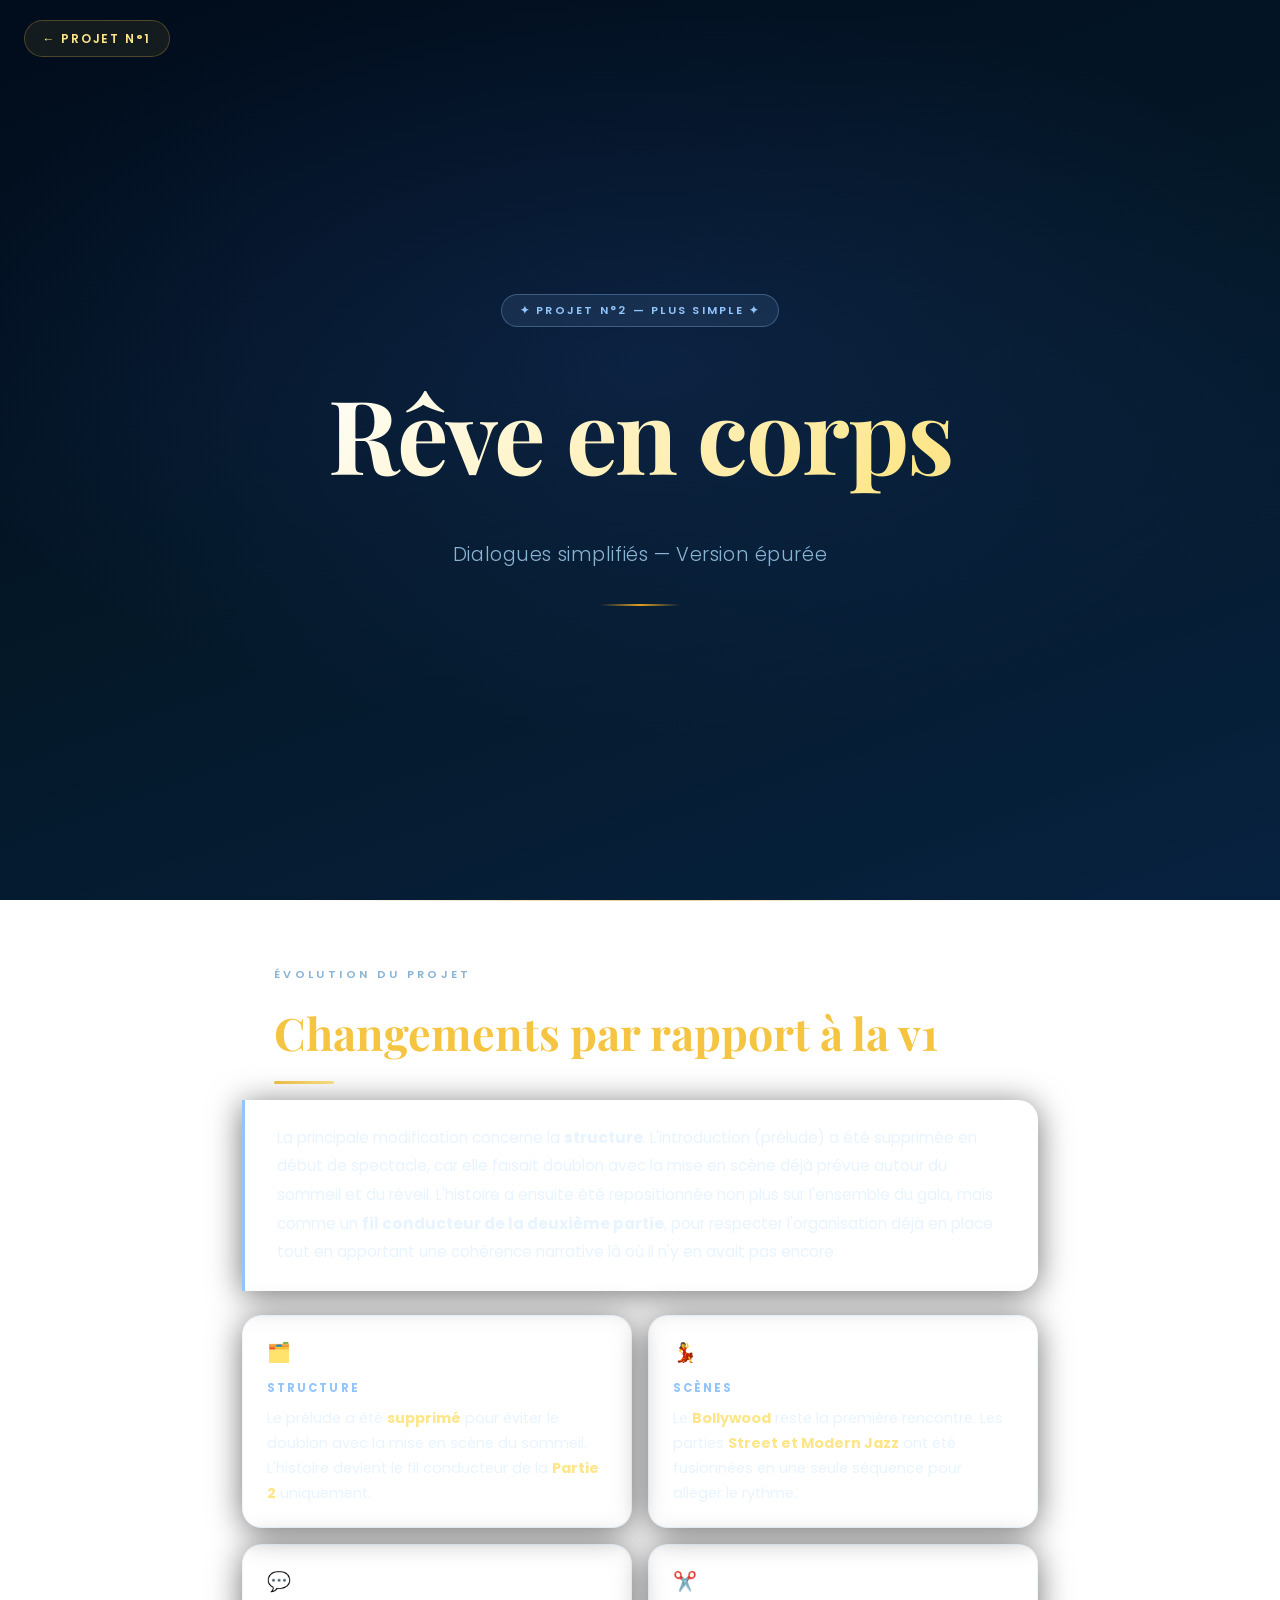
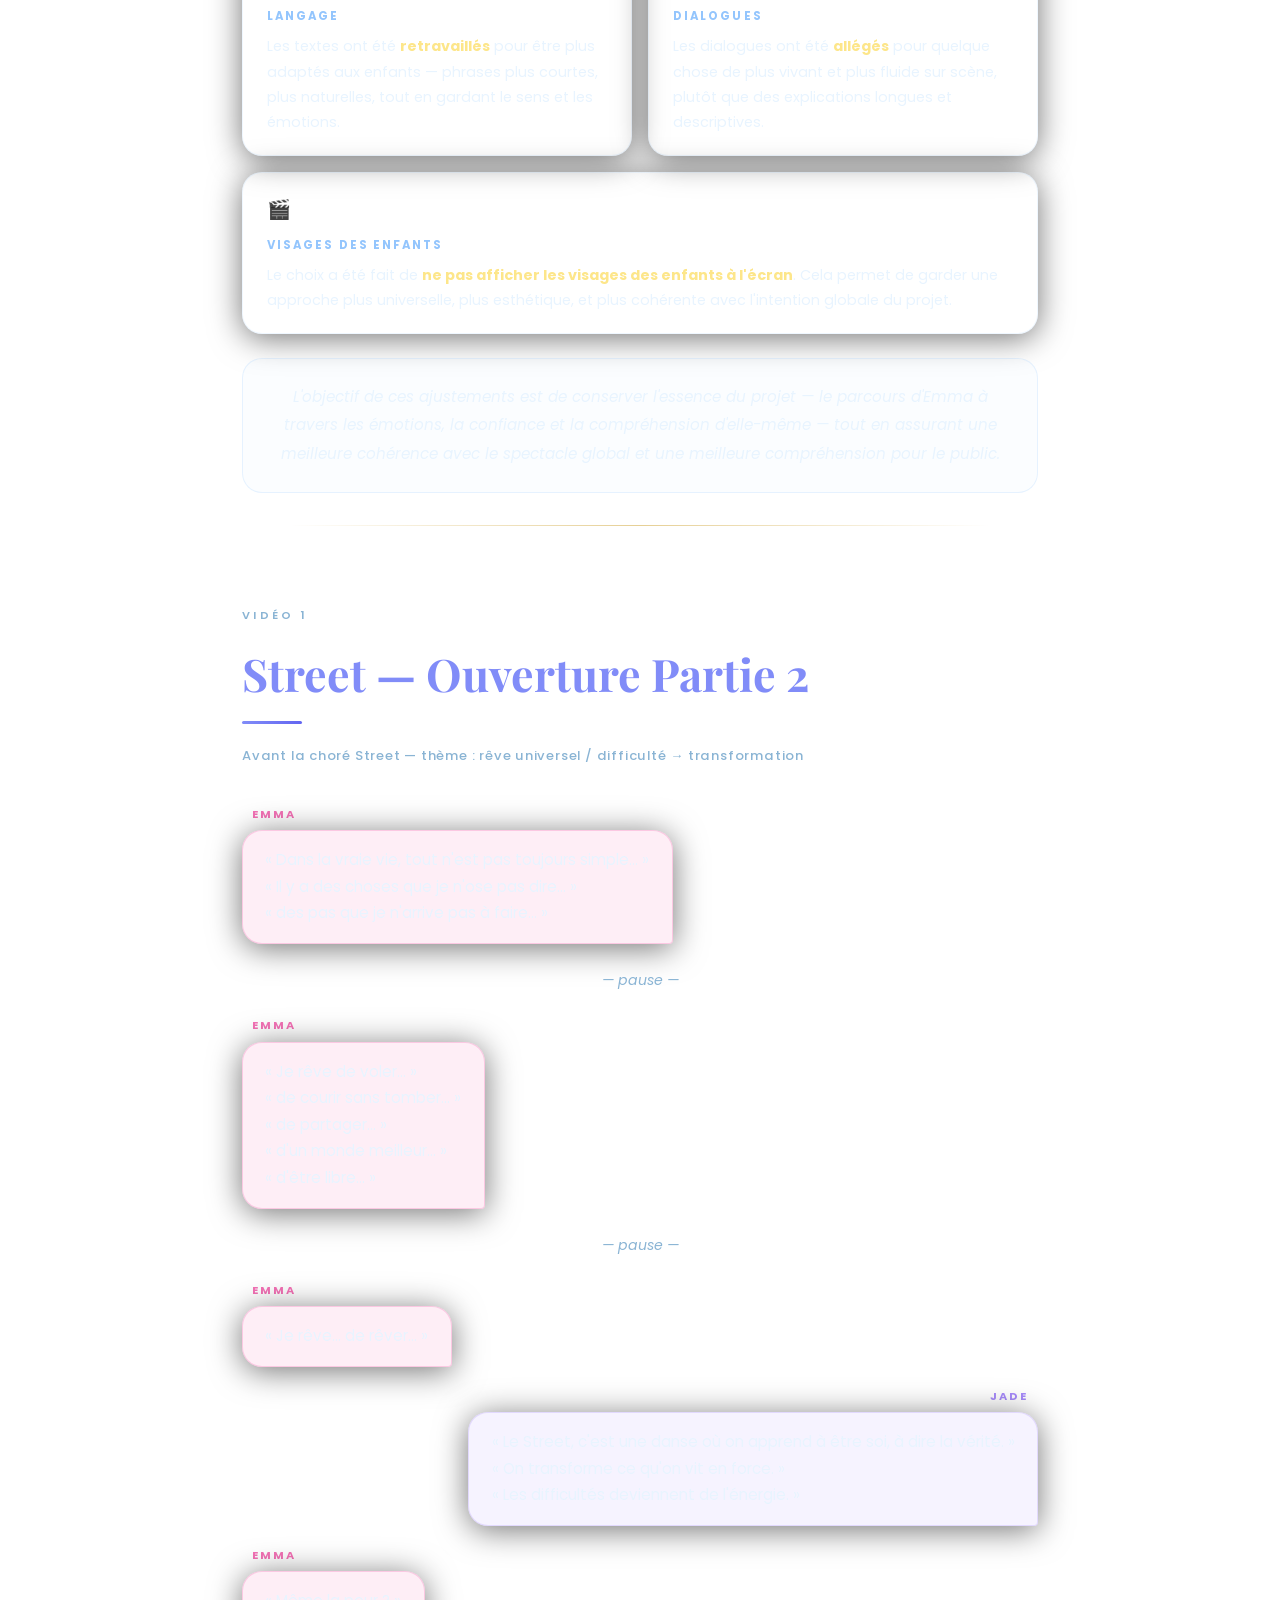
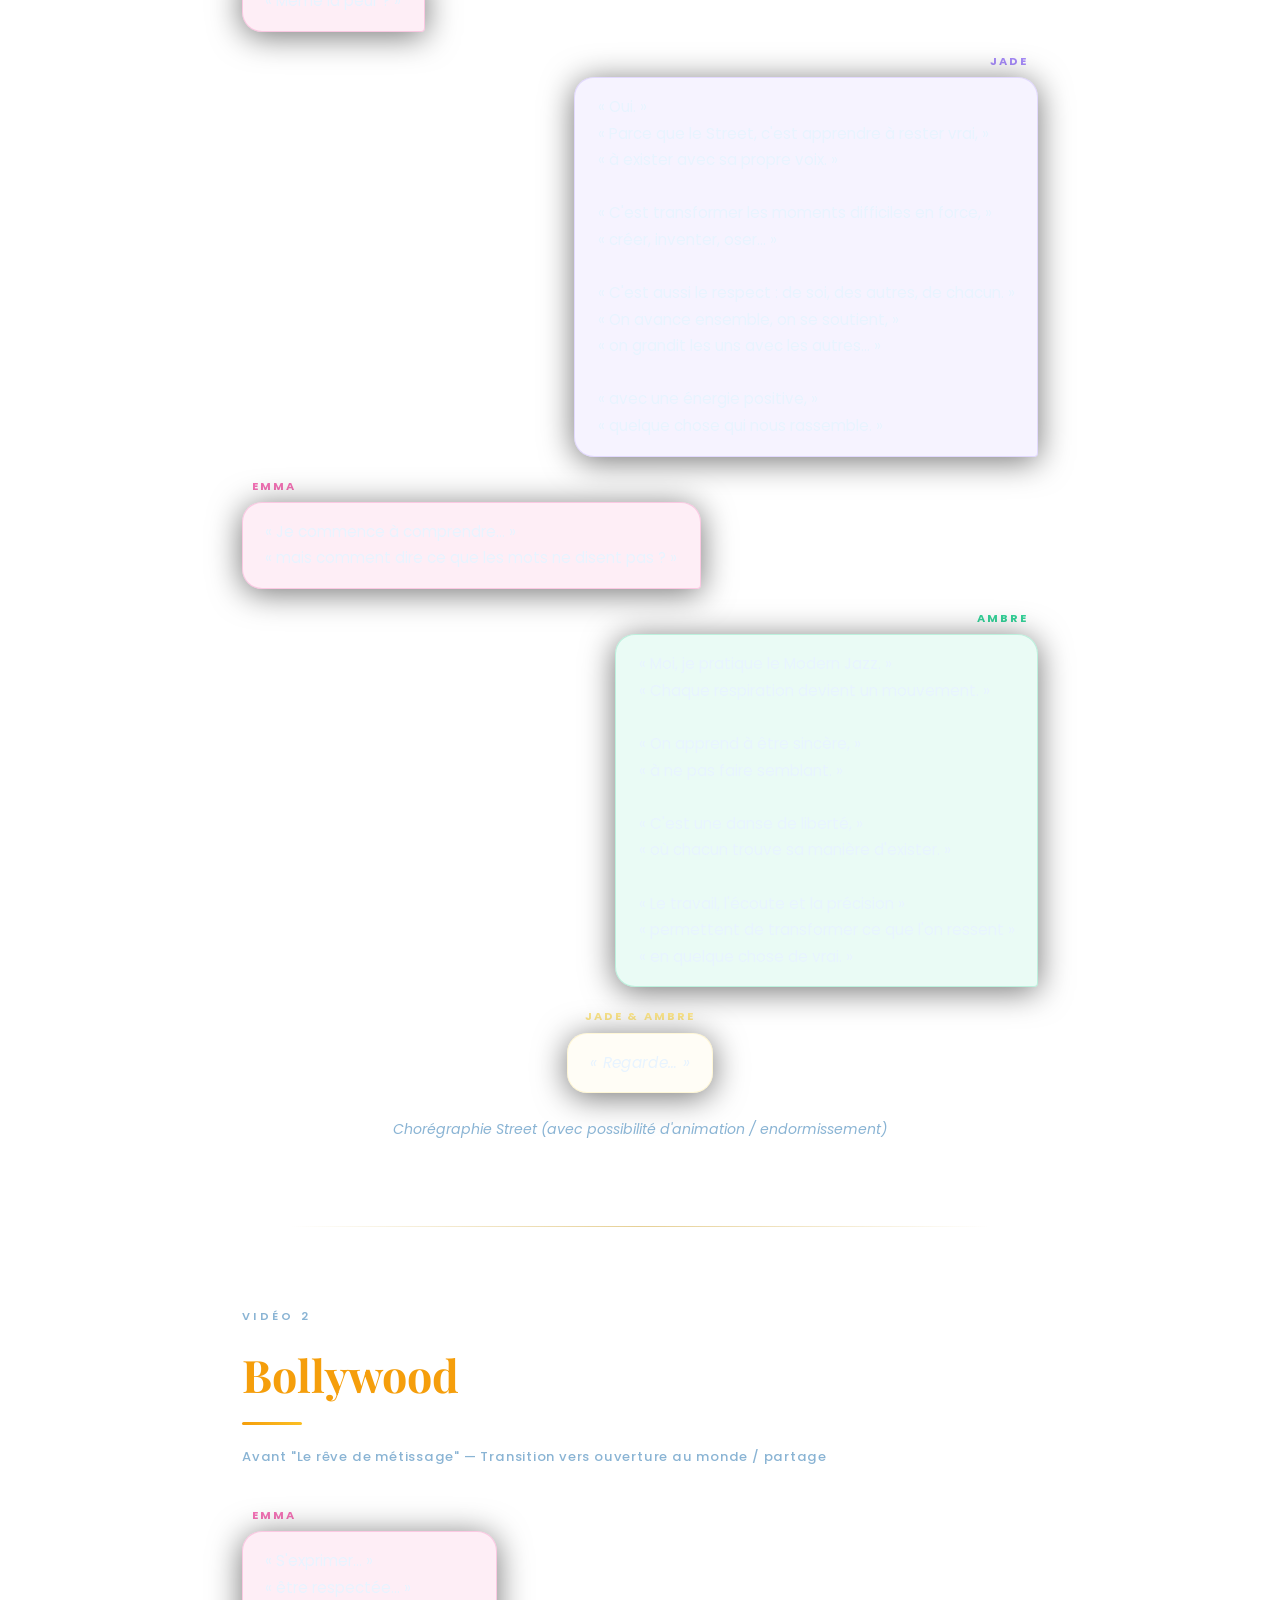
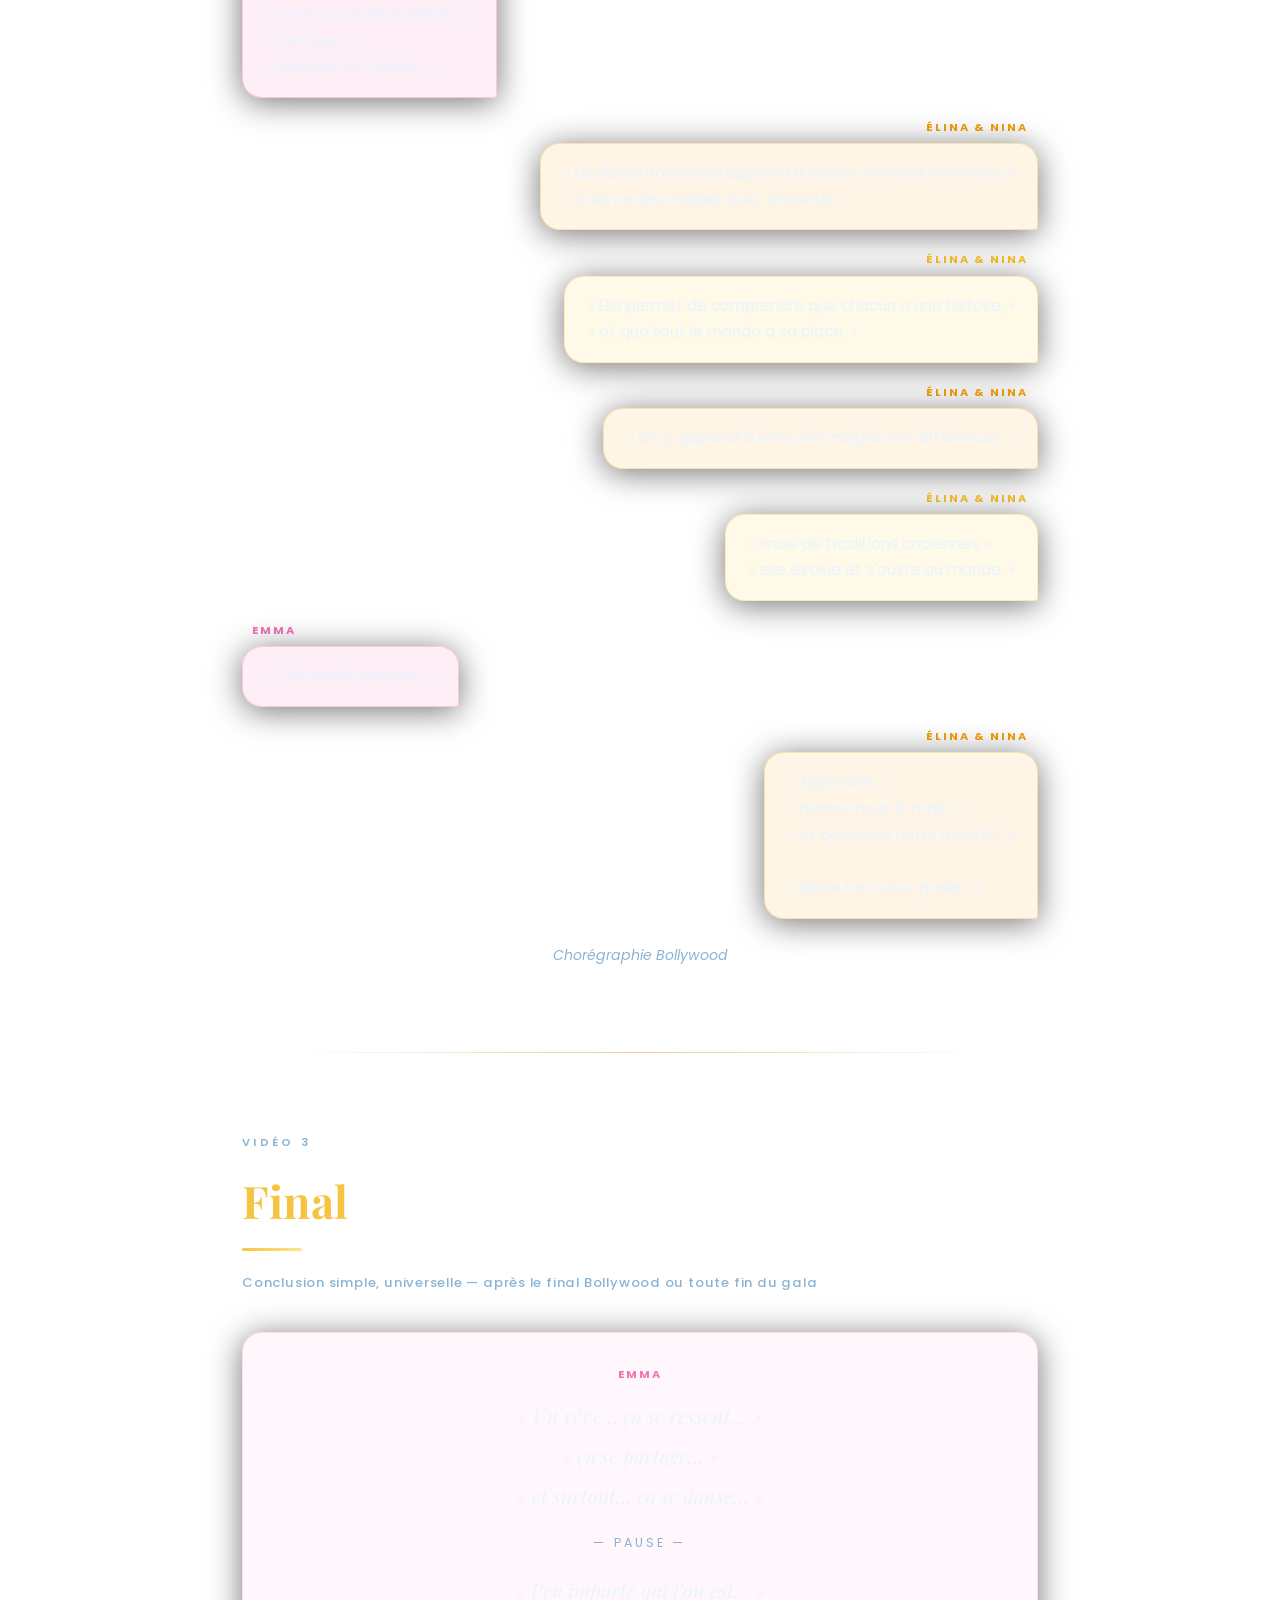
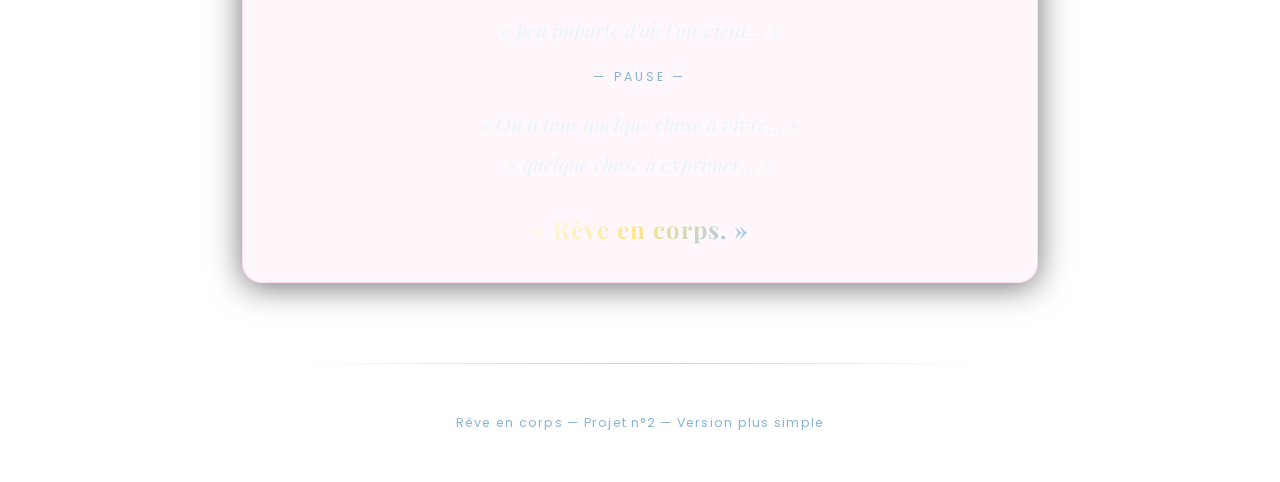
<file: dialogues2.html>
<!DOCTYPE html>
<html lang="fr">
<head>
  <meta charset="UTF-8" />
  <meta name="viewport" content="width=device-width, initial-scale=1.0" />
  <title>Rêve en corps — Projet n°2 (plus simple)</title>
  <link rel="stylesheet" href="style.css" />
  <style>
    /* Nav link back */
    .back-nav {
      position: fixed;
      top: 1.25rem;
      left: 1.5rem;
      z-index: 100;
    }
    .back-nav a {
      display: inline-flex;
      align-items: center;
      gap: 0.5rem;
      font-family: 'Poppins', sans-serif;
      font-size: 0.75rem;
      font-weight: 600;
      letter-spacing: 0.15em;
      text-transform: uppercase;
      color: var(--color-soft-gold);
      background: rgba(245, 197, 66, 0.08);
      border: 1px solid rgba(245, 197, 66, 0.25);
      padding: 0.45rem 1.1rem;
      border-radius: 100px;
      text-decoration: none;
      transition: background 0.3s ease, box-shadow 0.3s ease;
    }
    .back-nav a:hover {
      background: rgba(245, 197, 66, 0.18);
      box-shadow: 0 0 16px rgba(245, 197, 66, 0.25);
    }

    /* Stage note — direction scénique */
    .stage-note {
      font-size: 0.8rem;
      font-style: italic;
      color: var(--color-text-muted);
      text-align: center;
      padding: 0.5rem 1rem;
      border-top: 1px solid rgba(255,255,255,0.06);
      margin-top: 0.5rem;
    }

    /* Final solo Emma */
    .final-monologue {
      background: rgba(244, 114, 182, 0.06);
      border: 1px solid rgba(244, 114, 182, 0.2);
      border-radius: var(--radius-card);
      padding: 2rem 2.5rem;
      text-align: center;
      box-shadow: var(--shadow-soft);
      animation: fadeInUp 0.9s ease both;
    }

    .final-monologue .final-speaker {
      font-size: 0.7rem;
      font-weight: 700;
      letter-spacing: 0.2em;
      text-transform: uppercase;
      color: var(--color-emma);
      margin-bottom: 0.75rem;
    }

    .final-monologue p {
      font-family: 'Playfair Display', serif;
      font-size: clamp(1rem, 2.5vw, 1.25rem);
      font-style: italic;
      line-height: 2;
      color: var(--color-text);
    }

    .final-monologue .final-tagline {
      display: inline-block;
      margin-top: 1.5rem;
      font-family: 'Playfair Display', serif;
      font-size: clamp(1.1rem, 3vw, 1.5rem);
      font-weight: 700;
      font-style: normal;
      background: linear-gradient(135deg, #ffffff, #fde68a, #93c5fd);
      -webkit-background-clip: text;
      -webkit-text-fill-color: transparent;
      background-clip: text;
      letter-spacing: 0.04em;
    }

    .final-pause {
      display: block;
      font-size: 0.78rem;
      letter-spacing: 0.25em;
      text-transform: uppercase;
      color: var(--color-text-muted);
      margin: 1rem 0;
    }

    /* Version badge */
    .version-badge {
      display: inline-block;
      font-family: 'Poppins', sans-serif;
      font-size: 0.7rem;
      font-weight: 600;
      letter-spacing: 0.2em;
      text-transform: uppercase;
      color: #93c5fd;
      background: rgba(147, 197, 253, 0.1);
      border: 1px solid rgba(147, 197, 253, 0.3);
      padding: 0.35rem 1.1rem;
      border-radius: 100px;
      margin-bottom: 1rem;
    }

    /* Changements v2 */
    .changes-block {
      max-width: var(--max-width);
      margin: 0 auto;
      padding: 4rem 2rem 2rem;
    }

    .changes-intro {
      background: rgba(255,255,255,0.03);
      border-left: 3px solid #93c5fd;
      border-radius: 0 var(--radius-card) var(--radius-card) 0;
      padding: 1.5rem 2rem;
      margin-bottom: 1.5rem;
      font-size: 0.97rem;
      color: var(--color-text);
      line-height: 1.85;
      box-shadow: var(--shadow-soft);
    }

    .changes-grid {
      display: grid;
      grid-template-columns: 1fr 1fr;
      gap: 1rem;
      margin-bottom: 1.5rem;
    }

    @media (max-width: 640px) {
      .changes-grid { grid-template-columns: 1fr; }
    }

    .change-card {
      background: rgba(255,255,255,0.03);
      border: 1px solid rgba(147,197,253,0.15);
      border-radius: var(--radius-card);
      padding: 1.25rem 1.5rem;
      box-shadow: var(--shadow-soft);
      transition: transform 0.3s ease, box-shadow 0.3s ease;
    }

    .change-card:hover {
      transform: translateY(-3px);
      box-shadow: 0 0 20px rgba(147,197,253,0.15), var(--shadow-soft);
    }

    .change-card-icon {
      font-size: 1.2rem;
      margin-bottom: 0.5rem;
    }

    .change-card-title {
      font-family: 'Poppins', sans-serif;
      font-size: 0.72rem;
      font-weight: 700;
      letter-spacing: 0.18em;
      text-transform: uppercase;
      color: #93c5fd;
      margin-bottom: 0.5rem;
    }

    .change-card-text {
      font-size: 0.9rem;
      color: var(--color-text);
      line-height: 1.75;
    }

    .change-card-text strong {
      color: var(--color-soft-gold);
    }

    .changes-conclusion {
      background: rgba(147,197,253,0.04);
      border: 1px solid rgba(147,197,253,0.2);
      border-radius: var(--radius-card);
      padding: 1.5rem 2rem;
      font-size: 0.95rem;
      color: var(--color-text);
      line-height: 1.85;
      text-align: center;
      font-style: italic;
    }
  </style>
</head>
<body>

  <!-- Navigation retour -->
  <nav class="back-nav">
    <a href="index.html">← Projet n°1</a>
  </nav>

  <!-- ==============================
       HEADER
       ============================== -->
  <header class="site-header">
    <div class="header-inner">
      <span class="version-badge">✦ Projet n°2 — Plus simple ✦</span>
      <h1 class="site-title">Rêve en corps</h1>
      <p class="site-subtitle">Dialogues simplifiés — Version épurée</p>
      <hr class="header-divider" />
    </div>
  </header>

  <span class="section-separator"></span>

  <!-- ==============================
       CHANGEMENTS PAR RAPPORT À LA V1
       ============================== -->
  <div class="changes-block">
    <section class="section concept-section" style="padding-top:0;padding-bottom:0;">
      <span class="section-label">Évolution du projet</span>
      <h2 class="section-title">Changements par rapport à la v1</h2>
      <span class="section-underline"></span>
    </section>

    <div class="changes-intro fade-in">
      La principale modification concerne la <strong>structure</strong>. L'introduction (prélude) a été supprimée en début de spectacle, car elle faisait doublon avec la mise en scène déjà prévue autour du sommeil et du réveil. L'histoire a ensuite été repositionnée non plus sur l'ensemble du gala, mais comme un <strong>fil conducteur de la deuxième partie</strong>, pour respecter l'organisation déjà en place tout en apportant une cohérence narrative là où il n'y en avait pas encore.
    </div>

    <div class="changes-grid">

      <div class="change-card fade-in">
        <div class="change-card-icon">🗂️</div>
        <p class="change-card-title">Structure</p>
        <p class="change-card-text">Le prélude a été <strong>supprimé</strong> pour éviter le doublon avec la mise en scène du sommeil. L'histoire devient le fil conducteur de la <strong>Partie 2</strong> uniquement.</p>
      </div>

      <div class="change-card fade-in">
        <div class="change-card-icon">💃</div>
        <p class="change-card-title">Scènes</p>
        <p class="change-card-text">Le <strong>Bollywood</strong> reste la première rencontre. Les parties <strong>Street et Modern Jazz</strong> ont été fusionnées en une seule séquence pour alléger le rythme.</p>
      </div>

      <div class="change-card fade-in">
        <div class="change-card-icon">💬</div>
        <p class="change-card-title">Langage</p>
        <p class="change-card-text">Les textes ont été <strong>retravaillés</strong> pour être plus adaptés aux enfants — phrases plus courtes, plus naturelles, tout en gardant le sens et les émotions.</p>
      </div>

      <div class="change-card fade-in">
        <div class="change-card-icon">✂️</div>
        <p class="change-card-title">Dialogues</p>
        <p class="change-card-text">Les dialogues ont été <strong>allégés</strong> pour quelque chose de plus vivant et plus fluide sur scène, plutôt que des explications longues et descriptives.</p>
      </div>

      <div class="change-card fade-in" style="grid-column: 1 / -1;">
        <div class="change-card-icon">🎬</div>
        <p class="change-card-title">Visages des enfants</p>
        <p class="change-card-text">Le choix a été fait de <strong>ne pas afficher les visages des enfants à l'écran</strong>. Cela permet de garder une approche plus universelle, plus esthétique, et plus cohérente avec l'intention globale du projet.</p>
      </div>

    </div>

    <div class="changes-conclusion fade-in">
      L'objectif de ces ajustements est de conserver l'essence du projet — le parcours d'Emma à travers les émotions, la confiance et la compréhension d'elle-même — tout en assurant une meilleure cohérence avec le spectacle global et une meilleure compréhension pour le public.
    </div>
  </div>

  <span class="section-separator"></span>

  <!-- ==============================
       VIDÉO 1 — STREET (OUVERTURE PARTIE 2)
       ============================== -->
  <section class="section street-section">
    <span class="section-label">Vidéo 1</span>
    <h2 class="section-title">Street — Ouverture Partie 2</h2>
    <span class="section-underline"></span>
    <p class="scene-participants">Avant la choré Street — thème : rêve universel / difficulté → transformation</p>

    <div class="dialogues">

      <div class="dialogue emma left">
        <span class="dialogue-speaker">Emma</span>
        <div class="dialogue-bubble">
          « Dans la vraie vie, tout n'est pas toujours simple… »<br />
          « Il y a des choses que je n'ose pas dire… »<br />
          « des pas que je n'arrive pas à faire… »
        </div>
      </div>

      <div class="dialogue stage">
        <div class="dialogue-bubble stage-direction">— pause —</div>
      </div>

      <div class="dialogue emma left">
        <span class="dialogue-speaker">Emma</span>
        <div class="dialogue-bubble">
          « Je rêve de voler… »<br />
          « de courir sans tomber… »<br />
          « de partager… »<br />
          « d'un monde meilleur… »<br />
          « d'être libre… »
        </div>
      </div>

      <div class="dialogue stage">
        <div class="dialogue-bubble stage-direction">— pause —</div>
      </div>

      <div class="dialogue emma left">
        <span class="dialogue-speaker">Emma</span>
        <div class="dialogue-bubble">
          « Je rêve… de rêver… »
        </div>
      </div>

      <div class="dialogue jade right">
        <span class="dialogue-speaker">Jade</span>
        <div class="dialogue-bubble">
          « Le Street, c'est une danse où on apprend à être soi, à dire la vérité. »<br />
          « On transforme ce qu'on vit en force. »<br />
          « Les difficultés deviennent de l'énergie. »
        </div>
      </div>

      <div class="dialogue emma left">
        <span class="dialogue-speaker">Emma</span>
        <div class="dialogue-bubble">
          « Même la peur ? »
        </div>
      </div>

      <div class="dialogue jade right">
        <span class="dialogue-speaker">Jade</span>
        <div class="dialogue-bubble">
          « Oui. »<br />
          « Parce que le Street, c'est apprendre à rester vrai, »<br />
          « à exister avec sa propre voix. »<br /><br />
          « C'est transformer les moments difficiles en force, »<br />
          « créer, inventer, oser… »<br /><br />
          « C'est aussi le respect : de soi, des autres, de chacun. »<br />
          « On avance ensemble, on se soutient, »<br />
          « on grandit les uns avec les autres… »<br /><br />
          « avec une énergie positive, »<br />
          « quelque chose qui nous rassemble. »
        </div>
      </div>

      <div class="dialogue emma left">
        <span class="dialogue-speaker">Emma</span>
        <div class="dialogue-bubble">
          « Je commence à comprendre… »<br />
          « mais comment dire ce que les mots ne disent pas ? »
        </div>
      </div>

      <div class="dialogue ambre right">
        <span class="dialogue-speaker">Ambre</span>
        <div class="dialogue-bubble">
          « Moi, je pratique le Modern Jazz. »<br />
          « Chaque respiration devient un mouvement. »<br /><br />
          « On apprend à être sincère, »<br />
          « à ne pas faire semblant. »<br /><br />
          « C'est une danse de liberté, »<br />
          « où chacun trouve sa manière d'exister. »<br /><br />
          « Le travail, l'écoute et la précision »<br />
          « permettent de transformer ce que l'on ressent »<br />
          « en quelque chose de vrai. »
        </div>
      </div>

      <div class="dialogue tous">
        <span class="dialogue-speaker">Jade &amp; Ambre</span>
        <div class="dialogue-bubble">
          « Regarde… »
        </div>
      </div>

      <div class="dialogue stage">
        <div class="dialogue-bubble stage-direction">
          Chorégraphie Street (avec possibilité d'animation / endormissement)
        </div>
      </div>

    </div>
  </section>

  <span class="section-separator"></span>

  <!-- ==============================
       VIDÉO 2 — BOLLYWOOD (AVANT "LE RÊVE DE MÉTISSAGE")
       ============================== -->
  <section class="section bollywood-section">
    <span class="section-label">Vidéo 2</span>
    <h2 class="section-title">Bollywood</h2>
    <span class="section-underline"></span>
    <p class="scene-participants">Avant "Le rêve de métissage" — Transition vers ouverture au monde / partage</p>

    <div class="dialogues">

      <div class="dialogue emma left">
        <span class="dialogue-speaker">Emma</span>
        <div class="dialogue-bubble">
          « S'exprimer… »<br />
          « être respectée… »<br />
          « vivre un bonheur simple… »<br />
          « partager… »<br />
          « parcourir le monde… »
        </div>
      </div>

      <div class="dialogue elina right">
        <span class="dialogue-speaker">Élina &amp; Nina</span>
        <div class="dialogue-bubble">
          « La danse Bollywood apprend à laisser vivre ses émotions, »<br />
          « à les rendre visibles avec sincérité. »
        </div>
      </div>

      <div class="dialogue nina right">
        <span class="dialogue-speaker">Élina &amp; Nina</span>
        <div class="dialogue-bubble">
          « Elle permet de comprendre que chacun a une histoire, »<br />
          « et que tout le monde a sa place. »
        </div>
      </div>

      <div class="dialogue elina right">
        <span class="dialogue-speaker">Élina &amp; Nina</span>
        <div class="dialogue-bubble">
          « On y apprend à être unis malgré nos différences. »
        </div>
      </div>

      <div class="dialogue nina right">
        <span class="dialogue-speaker">Élina &amp; Nina</span>
        <div class="dialogue-bubble">
          « Issue de traditions anciennes, »<br />
          « elle évolue et s'ouvre au monde. »
        </div>
      </div>

      <div class="dialogue emma left">
        <span class="dialogue-speaker">Emma</span>
        <div class="dialogue-bubble">
          « J'aimerais essayer… »
        </div>
      </div>

      <div class="dialogue elina right">
        <span class="dialogue-speaker">Élina &amp; Nina</span>
        <div class="dialogue-bubble">
          « Approche… »<br />
          « donne-nous la main… »<br />
          « et découvre notre monde… »<br /><br />
          « laisse ton cœur parler… »
        </div>
      </div>

      <div class="dialogue stage">
        <div class="dialogue-bubble stage-direction">
          Chorégraphie Bollywood
        </div>
      </div>

    </div>
  </section>

  <span class="section-separator"></span>

  <!-- ==============================
       VIDÉO 3 — FINAL
       ============================== -->
  <section class="section concept-section">
    <span class="section-label">Vidéo 3</span>
    <h2 class="section-title">Final</h2>
    <span class="section-underline"></span>
    <p class="scene-participants">Conclusion simple, universelle — après le final Bollywood ou toute fin du gala</p>

    <div class="final-monologue fade-in">
      <div class="final-speaker">Emma</div>
      <p>
        « Un rêve… ça se ressent… »<br />
        « ça se partage… »<br />
        « et surtout… ça se danse… »
      </p>
      <span class="final-pause">— pause —</span>
      <p>
        « Peu importe qui l'on est… »<br />
        « peu importe d'où l'on vient… »
      </p>
      <span class="final-pause">— pause —</span>
      <p>
        « On a tous quelque chose à vivre… »<br />
        « quelque chose à exprimer… »
      </p>
      <span class="final-tagline">« Rêve en corps. »</span>
    </div>
  </section>

  <span class="section-separator"></span>

  <footer style="text-align:center; padding: 3rem 2rem; color: var(--color-text-muted); font-size: 0.78rem; letter-spacing: 0.1em;">
    Rêve en corps &mdash; Projet n°2 &mdash; Version plus simple
  </footer>

</body>
</html>
</file>
<file: style.css>
/* ===========================
   Rêve en corps — Feuille de style
   =========================== */

/* --- Google Fonts --- */
@import url('https://fonts.googleapis.com/css2?family=Playfair+Display:ital,wght@0,400;0,700;1,400&family=Poppins:wght@300;400;500;600&display=swap');

/* --- Reset & base --- */
*, *::before, *::after {
  box-sizing: border-box;
  margin: 0;
  padding: 0;
}

:root {
  --color-bg-start:    #010c1c;
  --color-bg-mid:      #041828;
  --color-bg-end:      #072240;
  --color-accent:      #f5c542;      /* or/bokeh */
  --color-glow:        #e0a020;      /* or profond */
  --color-soft-gold:   #fde68a;      /* or doux */
  --color-soft-rose:   #f9a8d4;
  --color-night-blue:  #1e4a7a;
  --color-text:        #e8f4ff;
  --color-text-muted:  #8ab4d4;
  --color-emma:        #f472b6;      /* rose vif — Emma */
  --color-bollywood:   #f59e0b;      /* orange/doré */
  --color-street:      #818cf8;      /* indigo/bleu nuit */
  --color-jazz:        #34d399;      /* vert émeraude doux */
  --radius-card:       1.25rem;
  --shadow-glow:       0 0 24px rgba(200, 150, 20, 0.4);
  --shadow-soft:       0 4px 32px rgba(0, 0, 0, 0.55);
  --transition:        0.5s ease;
  --max-width:         860px;
}

html {
  scroll-behavior: smooth;
}

body {
  font-family: 'Poppins', sans-serif;
  background: linear-gradient(160deg, var(--color-bg-start) 0%, var(--color-bg-mid) 50%, var(--color-bg-end) 100%);
  background-attachment: fixed;
  color: var(--color-text);
  line-height: 1.75;
  min-height: 100vh;
  overflow-x: hidden;
}

/* --- Scrollbar --- */
::-webkit-scrollbar { width: 6px; }
::-webkit-scrollbar-track { background: var(--color-bg-start); }
::-webkit-scrollbar-thumb { background: var(--color-glow); border-radius: 3px; }

/* ===========================
   Animations
   =========================== */

@keyframes fadeInUp {
  from { opacity: 0; transform: translateY(40px); }
  to   { opacity: 1; transform: translateY(0); }
}

@keyframes glowPulse {
  0%, 100% { text-shadow: 0 0 18px rgba(245, 197, 66, 0.6); }
  50%       { text-shadow: 0 0 36px rgba(253, 230, 138, 0.9), 0 0 60px rgba(200, 150, 20, 0.5); }
}

@keyframes floatIn {
  from { opacity: 0; transform: translateX(-30px); }
  to   { opacity: 1; transform: translateX(0); }
}

@keyframes floatInRight {
  from { opacity: 0; transform: translateX(30px); }
  to   { opacity: 1; transform: translateX(0); }
}

@keyframes shimmer {
  0%   { background-position: -200% center; }
  100% { background-position:  200% center; }
}

/* Fade-in utility (triggered by .visible class via CSS animation-play-state) */
.fade-in {
  opacity: 0;
  animation: fadeInUp 0.9s ease forwards;
}

.fade-in:nth-child(1) { animation-delay: 0.1s; }
.fade-in:nth-child(2) { animation-delay: 0.25s; }
.fade-in:nth-child(3) { animation-delay: 0.4s; }
.fade-in:nth-child(4) { animation-delay: 0.55s; }
.fade-in:nth-child(5) { animation-delay: 0.7s; }

/* ===========================
   HEADER
   =========================== */

.site-header {
  position: relative;
  display: flex;
  flex-direction: column;
  align-items: center;
  justify-content: center;
  text-align: center;
  min-height: 100vh;
  padding: 4rem 2rem;
  overflow: hidden;
}

.site-header::before {
  content: '';
  position: absolute;
  inset: 0;
  background: radial-gradient(ellipse 80% 60% at 50% 40%, rgba(59,100,220,0.15) 0%, transparent 70%);
  pointer-events: none;
}

.header-inner {
  position: relative;
  z-index: 1;
  animation: fadeInUp 1.2s ease both;
}

.header-tag {
  display: inline-block;
  font-family: 'Poppins', sans-serif;
  font-size: 0.75rem;
  font-weight: 600;
  letter-spacing: 0.25em;
  text-transform: uppercase;
  color: var(--color-soft-gold);
  background: rgba(245, 197, 66, 0.1);
  border: 1px solid rgba(245, 197, 66, 0.3);
  padding: 0.35rem 1.1rem;
  border-radius: 100px;
  margin-bottom: 1.5rem;
}

.site-title {
  font-family: 'Playfair Display', serif;
  font-size: clamp(3rem, 8vw, 6.5rem);
  font-weight: 700;
  letter-spacing: -0.02em;
  background: linear-gradient(135deg, #ffffff, #fde68a, #93c5fd);
  background-size: 200% auto;
  -webkit-background-clip: text;
  -webkit-text-fill-color: transparent;
  background-clip: text;
  animation: shimmer 4s linear infinite, glowPulse 3s ease-in-out infinite;
  margin-bottom: 1rem;
}

.site-subtitle {
  font-size: clamp(0.95rem, 2.5vw, 1.2rem);
  font-weight: 300;
  color: var(--color-text-muted);
  max-width: 520px;
  margin: 0 auto 2rem;
  letter-spacing: 0.03em;
}

.header-divider {
  width: 80px;
  height: 2px;
  background: linear-gradient(90deg, transparent, var(--color-glow), transparent);
  border: none;
  margin: 0 auto;
}

/* ===========================
   SECTIONS COMMUNES
   =========================== */

.section {
  max-width: var(--max-width);
  margin: 0 auto;
  padding: 5rem 2rem;
}

.section-label {
  font-size: 0.7rem;
  font-weight: 600;
  letter-spacing: 0.3em;
  text-transform: uppercase;
  color: var(--color-text-muted);
  margin-bottom: 0.6rem;
  display: block;
}

.section-title {
  font-family: 'Playfair Display', serif;
  font-size: clamp(1.8rem, 4vw, 2.8rem);
  font-weight: 700;
  margin-bottom: 0.5rem;
  animation: glowPulse 4s ease-in-out infinite;
}

.section-underline {
  display: block;
  width: 60px;
  height: 3px;
  border-radius: 2px;
  margin-bottom: 1rem;
}

.scene-participants {
  font-size: 0.82rem;
  font-weight: 500;
  letter-spacing: 0.06em;
  color: var(--color-text-muted);
  margin-bottom: 2rem;
  padding: 0.3rem 0;
}

.scene-number {
  font-family: 'Poppins', sans-serif;
  font-size: 0.65em;
  font-weight: 500;
  letter-spacing: 0.15em;
  color: var(--color-text-muted);
  vertical-align: middle;
  margin-left: 0.6em;
  opacity: 0.75;
}

/* ===========================
   NOTE RÊVES PERSONNELS / UNIVERSELS
   =========================== */

.reves-note {
  margin-top: 2rem;
  background: rgba(255, 255, 255, 0.03);
  border: 1px solid rgba(147, 197, 253, 0.2);
  border-radius: var(--radius-card);
  padding: 1.75rem 2rem;
  box-shadow: var(--shadow-soft);
}

.reves-note-header {
  display: flex;
  flex-wrap: wrap;
  align-items: center;
  gap: 0.6rem;
  margin-bottom: 1.5rem;
  padding-bottom: 1rem;
  border-bottom: 1px solid rgba(255, 255, 255, 0.07);
}

.reves-note-icon {
  font-size: 1.1rem;
}

.reves-note-title {
  font-family: 'Playfair Display', serif;
  font-size: 1rem;
  font-weight: 700;
  color: var(--color-text);
  flex: 1;
}

.reves-note-date {
  font-size: 0.7rem;
  font-weight: 500;
  letter-spacing: 0.1em;
  color: var(--color-text-muted);
  background: rgba(255,255,255,0.05);
  padding: 0.25rem 0.75rem;
  border-radius: 100px;
  border: 1px solid rgba(255,255,255,0.1);
  white-space: nowrap;
}

.reves-note-body {
  display: grid;
  grid-template-columns: 1fr 1fr;
  gap: 1.5rem;
}

@media (max-width: 640px) {
  .reves-note-body {
    grid-template-columns: 1fr;
  }
}

.reves-note-col {
  display: flex;
  flex-direction: column;
  gap: 0.75rem;
}

.reves-tag {
  display: inline-block;
  font-size: 0.7rem;
  font-weight: 700;
  letter-spacing: 0.15em;
  text-transform: uppercase;
  padding: 0.3rem 0.85rem;
  border-radius: 100px;
  width: fit-content;
}

.reves-tag--p1 {
  background: rgba(245, 158, 11, 0.12);
  color: var(--color-bollywood);
  border: 1px solid rgba(245, 158, 11, 0.3);
}

.reves-tag--p2 {
  background: rgba(147, 197, 253, 0.1);
  color: #93c5fd;
  border: 1px solid rgba(147, 197, 253, 0.3);
}

.reves-note-col p {
  font-size: 0.88rem;
  color: var(--color-text-muted);
  line-height: 1.75;
}

.reves-note-list {
  list-style: none;
  display: flex;
  flex-direction: column;
  gap: 0.3rem;
}

.reves-note-list li {
  font-size: 0.82rem;
  color: var(--color-text-muted);
  padding-left: 1rem;
  position: relative;
}

.reves-note-list li::before {
  content: '–';
  position: absolute;
  left: 0;
  opacity: 0.5;
}

/* ===========================
   SÉPARATEUR DE SECTION
   =========================== */

.section-separator {
  display: block;
  width: 100%;
  height: 1px;
  background: linear-gradient(90deg, transparent, rgba(200,150,20,0.45), transparent);
  margin: 0 auto;
  max-width: 700px;
}

/* ===========================
   SECTION CONCEPT
   =========================== */

.concept-section .section-title { color: var(--color-accent); }
.concept-section .section-underline { background: linear-gradient(90deg, var(--color-accent), var(--color-soft-gold)); }

.concept-intro {
  font-size: 1rem;
  color: var(--color-text-muted);
  font-style: italic;
  border-left: 3px solid var(--color-accent);
  padding: 0.8rem 1.4rem;
  margin-bottom: 2.5rem;
  background: rgba(200, 150, 20, 0.06);
  border-radius: 0 var(--radius-card) var(--radius-card) 0;
  line-height: 1.8;
}

/* ===========================
   STORY CONCEPTION
   =========================== */

.concept-story {
  display: flex;
  flex-direction: column;
  gap: 1.1rem;
  margin-bottom: 2rem;
  background: rgba(255, 255, 255, 0.03);
  border-left: 3px solid var(--color-accent);
  border-radius: 0 var(--radius-card) var(--radius-card) 0;
  padding: 1.75rem 2rem;
  box-shadow: var(--shadow-soft);
}

.concept-story p {
  font-size: 0.97rem;
  color: var(--color-text);
  line-height: 1.85;
}

.concept-final-message {
  background: rgba(200, 150, 20, 0.06);
  border: 1px solid rgba(200, 150, 20, 0.3);
  border-radius: var(--radius-card);
  padding: 1.5rem 2rem;
  text-align: center;
  box-shadow: var(--shadow-soft);
}

.concept-final-label {
  display: block;
  font-size: 0.7rem;
  font-weight: 600;
  letter-spacing: 0.25em;
  text-transform: uppercase;
  color: var(--color-text-muted);
  margin-bottom: 0.75rem;
}

.concept-cards {
  display: flex;
  flex-direction: column;
  gap: 1.5rem;
}

.concept-card {
  background: rgba(255, 255, 255, 0.04);
  border: 1px solid rgba(200, 150, 20, 0.2);
  border-radius: var(--radius-card);
  padding: 1.75rem 2rem;
  box-shadow: var(--shadow-soft);
  transition: transform var(--transition), box-shadow var(--transition);
}

.concept-card:hover {
  transform: translateY(-4px);
  box-shadow: var(--shadow-glow), var(--shadow-soft);
}

.concept-card--final {
  background: rgba(200, 150, 20, 0.06);
  border-color: rgba(200, 150, 20, 0.3);
  text-align: center;
}

.concept-card-icon {
  font-size: 1.6rem;
  margin-bottom: 0.75rem;
}

.concept-card-title {
  font-family: 'Playfair Display', serif;
  font-size: 1.15rem;
  font-weight: 700;
  color: var(--color-accent);
  margin-bottom: 0.75rem;
}

.concept-card-text {
  font-size: 0.95rem;
  color: var(--color-text);
  line-height: 1.8;
}

.concept-final-quote {
  font-family: 'Playfair Display', serif;
  font-size: clamp(1.1rem, 3vw, 1.4rem);
  font-style: italic;
  background: linear-gradient(135deg, #ffffff, #fde68a, #93c5fd);
  -webkit-background-clip: text;
  -webkit-text-fill-color: transparent;
  background-clip: text;
  margin-bottom: 0.5rem;
}

.concept-card-note {
  font-size: 0.78rem;
  color: var(--color-text-muted);
  letter-spacing: 0.05em;
}

.concept-list {
  list-style: none;
  display: flex;
  flex-direction: column;
  gap: 0.9rem;
  font-size: 0.95rem;
  color: var(--color-text);
  line-height: 1.75;
}

.concept-list li {
  display: flex;
  gap: 1rem;
  align-items: flex-start;
}

.concept-list-num {
  display: inline-flex;
  align-items: center;
  justify-content: center;
  min-width: 1.6rem;
  height: 1.6rem;
  background: rgba(200, 150, 20, 0.18);
  border: 1px solid rgba(200, 150, 20, 0.4);
  border-radius: 50%;
  font-size: 0.72rem;
  font-weight: 700;
  color: var(--color-accent);
  flex-shrink: 0;
  margin-top: 0.1rem;
}

/* ===========================
   SECTION PRÉLUDE
   =========================== */

.prelude-section .section-title { color: var(--color-soft-rose); }
.prelude-section .section-underline { background: var(--color-soft-rose); }

.prelude-note {
  font-size: 0.9rem;
  font-style: italic;
  color: #f9a8d4;
  opacity: 0.85;
  margin-bottom: 1.5rem;
  text-align: center;
}

.note-highlight {
  display: inline-block;
  background: #ffffff;
  color: #000000 !important;
  opacity: 1 !important;
  padding: 0.45rem 1.1rem;
  border-radius: 6px;
  font-style: normal;
  font-weight: 500;
  width: auto;
  box-shadow: 0 2px 12px rgba(0, 0, 0, 0.4);
}

/* === PRELUDE QUOTE BLOCK === */
.prelude-quote {
  position: relative;
  background: rgba(249, 168, 212, 0.06);
  border-left: 4px solid var(--color-emma);
  border-radius: 0 var(--radius-card) var(--radius-card) 0;
  padding: 2rem 2.5rem;
  box-shadow: var(--shadow-glow);
  animation: fadeInUp 0.9s 0.2s ease both;
}

.prelude-quote::before {
  content: '\201C';
  font-family: 'Playfair Display', serif;
  font-size: 5rem;
  color: var(--color-emma);
  opacity: 0.25;
  position: absolute;
  top: -1rem;
  left: 1.5rem;
  line-height: 1;
  pointer-events: none;
}

.prelude-speaker {
  font-size: 0.75rem;
  font-weight: 600;
  letter-spacing: 0.2em;
  text-transform: uppercase;
  color: var(--color-emma);
  margin-bottom: 0.5rem;
}

.prelude-text {
  font-style: italic;
  color: var(--color-text);
  font-size: 1.05rem;
  line-height: 1.9;
}

/* ===========================
   SECTION SCÈNE — BOLLYWOOD
   =========================== */

.bollywood-section .section-title { color: var(--color-bollywood); }
.bollywood-section .section-underline { background: linear-gradient(90deg, var(--color-bollywood), #fbbf24); }

/* ===========================
   SECTION SCÈNE — STREET
   =========================== */

.street-section .section-title { color: var(--color-street); }
.street-section .section-underline { background: linear-gradient(90deg, var(--color-street), #6366f1); }

/* ===========================
   SECTION SCÈNE — MODERN JAZZ
   =========================== */

.jazz-section .section-title { color: var(--color-jazz); }
.jazz-section .section-underline { background: linear-gradient(90deg, var(--color-jazz), #6ee7b7); }

/* ===========================
   DIALOGUES
   =========================== */

.dialogues {
  display: flex;
  flex-direction: column;
  gap: 1.25rem;
}

.dialogue {
  display: flex;
  flex-direction: column;
  max-width: 78%;
  align-self: center;
  align-items: center;
  animation: floatIn 0.7s ease both;
}

/* Côté gauche — Emma */
.dialogue.left {
  align-self: flex-start;
  align-items: flex-start;
}

/* Côté droit — autres personnages */
.dialogue.right {
  align-self: flex-end;
  align-items: flex-end;
  animation-name: floatInRight;
}

.dialogue.right .dialogue-speaker {
  text-align: right;
}

/* Délais d'apparition pour les dialogues */
.dialogue:nth-child(1)  { animation-delay: 0.1s; }
.dialogue:nth-child(2)  { animation-delay: 0.2s; }
.dialogue:nth-child(3)  { animation-delay: 0.3s; }
.dialogue:nth-child(4)  { animation-delay: 0.4s; }
.dialogue:nth-child(5)  { animation-delay: 0.5s; }
.dialogue:nth-child(6)  { animation-delay: 0.6s; }
.dialogue:nth-child(7)  { animation-delay: 0.7s; }
.dialogue:nth-child(8)  { animation-delay: 0.8s; }
.dialogue:nth-child(9)  { animation-delay: 0.9s; }
.dialogue:nth-child(10) { animation-delay: 1.0s; }
.dialogue:nth-child(11) { animation-delay: 1.1s; }
.dialogue:nth-child(12) { animation-delay: 1.2s; }

.dialogue-speaker {
  font-size: 0.7rem;
  font-weight: 700;
  letter-spacing: 0.18em;
  text-transform: uppercase;
  margin-bottom: 0.35rem;
  padding: 0 0.6rem;
  text-align: center;
}

.dialogue-bubble {
  padding: 1rem 1.4rem;
  border-radius: var(--radius-card);
  font-size: 0.95rem;
  line-height: 1.75;
  box-shadow: var(--shadow-soft);
  transition: transform var(--transition), box-shadow var(--transition);
}

.dialogue-bubble:hover {
  transform: translateY(-3px);
  box-shadow: var(--shadow-glow), var(--shadow-soft);
}

/* Emma — rose vif */
.dialogue.emma .dialogue-speaker { color: var(--color-emma); }
.dialogue.emma .dialogue-bubble {
  background: rgba(244, 114, 182, 0.12);
  border: 1px solid rgba(244, 114, 182, 0.3);
  border-bottom-right-radius: 4px;
}
.dialogue.emma.right .dialogue-bubble { border-bottom-right-radius: var(--radius-card); border-bottom-left-radius: 4px; }

/* Bollywood — Élina, Nina */
.dialogue.elina .dialogue-speaker  { color: var(--color-bollywood); }
.dialogue.elina .dialogue-bubble   { background: rgba(245,158,11,0.1); border: 1px solid rgba(245,158,11,0.25); border-bottom-right-radius: 4px; }

.dialogue.nina .dialogue-speaker   { color: #fbbf24; }
.dialogue.nina .dialogue-bubble    { background: rgba(251,191,36,0.1); border: 1px solid rgba(251,191,36,0.25); border-bottom-right-radius: 4px; }

/* Street — Jade */
.dialogue.jade .dialogue-speaker   { color: #a78bfa; }
.dialogue.jade .dialogue-bubble    { background: rgba(167,139,250,0.1); border: 1px solid rgba(167,139,250,0.25); border-bottom-right-radius: 4px; }

/* Jazz — Ambre */
.dialogue.ambre .dialogue-speaker  { color: var(--color-jazz); }
.dialogue.ambre .dialogue-bubble   { background: rgba(52,211,153,0.1); border: 1px solid rgba(52,211,153,0.25); border-bottom-right-radius: 4px; }

.stage-inline {
  display: block;
  font-style: italic;
  font-size: 0.82rem;
  color: var(--color-text-muted);
  margin: 0.2rem 0;
}

.dialogue.stage { justify-content: center; }
.dialogue.stage .dialogue-bubble,
.stage-direction {
  background: transparent;
  border: none;
  color: var(--color-text-muted);
  font-style: italic;
  font-size: 0.88rem;
  text-align: center;
  padding: 0.25rem 1rem;
  box-shadow: none;
}

.dialogue.tous { justify-content: center; }
.dialogue.tous .dialogue-speaker { color: var(--color-soft-gold); text-align: center; width: 100%; }
.dialogue.tous .dialogue-bubble  { background: rgba(253,230,138,0.08); border: 1px solid rgba(253,230,138,0.3); text-align: center; font-style: italic; letter-spacing: 0.02em; }

/* Voix off / Narrateur */
.dialogue.video {
  max-width: 100%;
  align-self: center;
  align-items: center;
  text-align: center;
}
.dialogue.video .dialogue-speaker { color: #60a5fa; letter-spacing: 0.25em; }
.dialogue.video .dialogue-bubble {
  background: rgba(4, 24, 50, 0.7);
  border: 1px solid rgba(96, 165, 250, 0.25);
  font-style: italic;
  color: var(--color-text-muted);
}

/* ===========================
   CE QU'EMMA APPREND
   =========================== */

.emma-learns {
  margin-top: 2.5rem;
  background: rgba(255, 255, 255, 0.03);
  border-radius: var(--radius-card);
  padding: 1.75rem 2rem;
  box-shadow: var(--shadow-soft);
  animation: fadeInUp 0.9s 1.3s ease both;
}

.emma-learns-header {
  display: flex;
  align-items: center;
  gap: 0.6rem;
  margin-bottom: 1.25rem;
}

.emma-learns-icon {
  font-size: 1.2rem;
}

.emma-learns-title {
  font-family: 'Playfair Display', serif;
  font-size: 1rem;
  font-weight: 700;
  letter-spacing: 0.05em;
  text-transform: uppercase;
}

.emma-learns-grid {
  display: grid;
  grid-template-columns: 1fr 1fr;
  gap: 1rem;
  margin-bottom: 1.25rem;
}

@media (max-width: 640px) {
  .emma-learns-grid {
    grid-template-columns: 1fr;
  }
}

.emma-learns-col-title {
  font-size: 0.7rem;
  font-weight: 600;
  letter-spacing: 0.2em;
  text-transform: uppercase;
  color: var(--color-text-muted);
  margin-bottom: 0.6rem;
}

.emma-learns-list {
  list-style: none;
  display: flex;
  flex-direction: column;
  gap: 0.45rem;
}

.emma-learns-list li {
  font-size: 0.9rem;
  color: var(--color-text);
  display: flex;
  align-items: flex-start;
  gap: 0.5rem;
}

.emma-learns-list li::before {
  content: '•';
  flex-shrink: 0;
  font-size: 0.8rem;
  margin-top: 0.15rem;
}

.emma-learns-transformation {
  font-size: 0.9rem;
  color: var(--color-text-muted);
  border-top: 1px solid rgba(255, 255, 255, 0.07);
  padding-top: 1rem;
}

.emma-learns-transformation strong {
  color: var(--color-text);
}

.emma-learns-summary {
  display: inline-block;
  font-size: 0.8rem;
  font-style: italic;
  margin-top: 0.5rem;
  padding: 0.3rem 0.9rem;
  border-radius: 100px;
}

/* Bollywood — orange/doré */
.bollywood-section .emma-learns {
  border: 1px solid rgba(245, 158, 11, 0.25);
}
.bollywood-section .emma-learns-title { color: var(--color-bollywood); }
.bollywood-section .emma-learns-list li::before { color: var(--color-bollywood); }
.bollywood-section .emma-learns-summary {
  background: rgba(245, 158, 11, 0.1);
  border: 1px solid rgba(245, 158, 11, 0.3);
  color: #fbbf24;
}

/* Street — indigo */
.street-section .emma-learns {
  border: 1px solid rgba(129, 140, 248, 0.25);
}
.street-section .emma-learns-title { color: var(--color-street); }
.street-section .emma-learns-list li::before { color: var(--color-street); }
.street-section .emma-learns-summary {
  background: rgba(129, 140, 248, 0.1);
  border: 1px solid rgba(129, 140, 248, 0.3);
  color: #a78bfa;
}

/* Jazz — vert émeraude */
.jazz-section .emma-learns {
  border: 1px solid rgba(52, 211, 153, 0.25);
}
.jazz-section .emma-learns-title { color: var(--color-jazz); }
.jazz-section .emma-learns-list li::before { color: var(--color-jazz); }
.jazz-section .emma-learns-summary {
  background: rgba(52, 211, 153, 0.1);
  border: 1px solid rgba(52, 211, 153, 0.3);
  color: #6ee7b7;
}

/* ===========================
   TRANSFORMATION FINALE
   =========================== */

.finale-transformation {
  display: flex;
  flex-direction: column;
  gap: 0.85rem;
  margin: 2rem auto 1.5rem;
  max-width: 520px;
}

.finale-transformation-item {
  display: flex;
  align-items: center;
  justify-content: center;
  gap: 0.75rem;
  font-size: 0.95rem;
  background: rgba(255, 255, 255, 0.04);
  border-radius: var(--radius-card);
  padding: 0.8rem 1.5rem;
  box-shadow: var(--shadow-soft);
}

.finale-transformation-item .ftag {
  font-size: 0.7rem;
  font-weight: 600;
  letter-spacing: 0.15em;
  text-transform: uppercase;
  padding: 0.2rem 0.7rem;
  border-radius: 100px;
}

.ftag--bollywood {
  background: rgba(245, 158, 11, 0.15);
  color: var(--color-bollywood);
  border: 1px solid rgba(245, 158, 11, 0.3);
}
.ftag--street {
  background: rgba(129, 140, 248, 0.15);
  color: var(--color-street);
  border: 1px solid rgba(129, 140, 248, 0.3);
}
.ftag--jazz {
  background: rgba(52, 211, 153, 0.15);
  color: var(--color-jazz);
  border: 1px solid rgba(52, 211, 153, 0.3);
}

.finale-aligned {
  margin: 0 auto 2rem;
  max-width: 540px;
  font-size: 0.95rem;
  background: rgba(249, 168, 212, 0.07);
  border: 1px solid rgba(249, 168, 212, 0.2);
  border-radius: var(--radius-card);
  padding: 1.2rem 1.8rem;
  color: var(--color-text);
  font-style: italic;
  line-height: 1.8;
}

/* ===========================
   SECTION FINALE
   =========================== */

.finale-section {
  text-align: center;
  padding: 6rem 2rem 8rem;
}

.finale-section .section-title {
  color: var(--color-soft-rose);
  animation: glowPulse 2.5s ease-in-out infinite;
  margin-bottom: 2rem;
}

.finale-message {
  font-family: 'Playfair Display', serif;
  font-size: clamp(1.4rem, 4vw, 2.4rem);
  font-style: italic;
  color: var(--color-text);
  max-width: 600px;
  margin: 0 auto 1.5rem;
  line-height: 1.5;
}

.finale-message strong {
  background: linear-gradient(135deg, #ffffff, #fde68a, #93c5fd);
  -webkit-background-clip: text;
  -webkit-text-fill-color: transparent;
  background-clip: text;
}

.finale-caption {
  font-size: 0.9rem;
  color: var(--color-text-muted);
  letter-spacing: 0.1em;
}

.finale-stars {
  display: flex;
  flex-direction: row;
  justify-content: center;
  align-items: center;
  gap: 0.6rem;
  margin-top: 2rem;
  font-size: 1.1rem;
  opacity: 0.6;
  flex-wrap: nowrap;
}

/* ===========================
   VIDÉO INTRO
   =========================== */

.video-intro-section {
  text-align: center;
}

.video-intro-title {
  font-size: clamp(1.1rem, 3vw, 1.6rem);
}

.video-intro-desc {
  max-width: 620px;
  margin: 0.75rem auto 1.75rem;
  font-size: 0.95rem;
  color: var(--color-text-muted);
  line-height: 1.8;
}

.video-intro-player {
  display: flex;
  flex-direction: column;
  align-items: center;
  gap: 0.75rem;
}

.video-intro-embed {
  width: min(600px, 90vw);
  border-radius: var(--radius-card);
  border: 1px solid rgba(200, 150, 20, 0.3);
  box-shadow: 0 0 40px rgba(59, 100, 200, 0.25), 0 8px 40px rgba(0, 0, 0, 0.6);
  background: #000;
}

.video-intro-caption {
  font-size: 0.78rem;
  color: var(--color-text-muted);
  font-style: italic;
  letter-spacing: 0.03em;
}

/* Couleurs accent par discipline */
.bollywood-video-intro .video-intro-title { color: var(--color-bollywood); }
.bollywood-video-intro .video-intro-embed { border-color: rgba(245, 158, 11, 0.4); }

.street-video-intro .video-intro-title { color: var(--color-street); }
.street-video-intro .video-intro-embed { border-color: rgba(129, 140, 248, 0.4); }

.jazz-video-intro .video-intro-title { color: var(--color-jazz); }
.jazz-video-intro .video-intro-embed { border-color: rgba(52, 211, 153, 0.4); }

/* ===========================
   NOTE DE MISE À JOUR
   =========================== */

.update-note-section {
  padding: 3rem 2rem 4rem;
}

.update-note {
  display: flex;
  align-items: flex-start;
  gap: 1rem;
  max-width: 680px;
  margin: 0 auto;
  background: rgba(255, 255, 255, 0.03);
  border: 1px solid rgba(200, 150, 20, 0.2);
  border-radius: var(--radius-card);
  padding: 1.5rem 1.75rem;
  box-shadow: var(--shadow-soft);
}

.update-note-icon {
  font-size: 1.4rem;
  flex-shrink: 0;
  margin-top: 0.1rem;
}

.update-note-content {
  display: flex;
  flex-direction: column;
  gap: 0.4rem;
}

.update-note-title {
  font-size: 0.7rem;
  font-weight: 600;
  letter-spacing: 0.2em;
  text-transform: uppercase;
  color: var(--color-accent);
}

.update-note-date {
  font-size: 0.82rem;
  color: var(--color-text-muted);
}

.update-note-date strong {
  color: var(--color-text);
}

.update-note-text {
  font-size: 0.9rem;
  color: var(--color-text-muted);
  line-height: 1.8;
  margin-top: 0.25rem;
}

@media (max-width: 640px) {
  .update-note {
    flex-direction: column;
    gap: 0.5rem;
  }
}

/* ===========================
   FOOTER
   =========================== */

.site-footer {
  text-align: center;
  padding: 2rem;
  font-size: 0.8rem;
  color: var(--color-text-muted);
  border-top: 1px solid rgba(200,150,20,0.2);
}

/* ===========================
   AFFICHE
   =========================== */

.header-poster {
  display: block;
  width: min(640px, 90vw);
  margin: 2rem auto;
  border-radius: 1rem;
  border: 1px solid rgba(200, 150, 20, 0.35);
  box-shadow: 0 0 50px rgba(59, 100, 200, 0.3), 0 8px 48px rgba(0, 0, 0, 0.7);
  object-fit: cover;
  pointer-events: none;
}

/* ===========================
   RESPONSIVE
   =========================== */

@media (max-width: 640px) {
  /* --- Layout global --- */
  .site-header {
    padding: 3rem 1.25rem;
    text-align: center;
  }

  .section {
    padding: 3rem 1.25rem;
    text-align: center;
  }

  .finale-section {
    padding: 4rem 1.25rem 5rem;
  }

  /* --- Titres & labels --- */
  .section-label,
  .section-title,
  .section-underline,
  .scene-participants {
    text-align: center;
    margin-left: auto;
    margin-right: auto;
  }

  .section-underline {
    display: block;
  }

  /* --- Concept story --- */
  .concept-story {
    text-align: left;
  }

  .concept-final-message {
    text-align: center;
  }

  .concept-card {
    padding: 1.25rem;
    text-align: left;
  }

  /* --- Note highlight --- */
  .note-highlight {
    display: block;
    text-align: center;
    width: 100%;
  }

  /* --- Dialogues --- */
  .dialogue,
  .dialogue.right,
  .dialogue.left {
    max-width: 96%;
    align-self: center;
    align-items: center;
  }

  .dialogue.right .dialogue-speaker {
    text-align: center;
  }

  .dialogue-bubble {
    text-align: left;
  }

  /* --- Emma apprend --- */
  .emma-learns {
    text-align: center;
  }

  .emma-learns-grid {
    grid-template-columns: 1fr;
    text-align: center;
  }

  .emma-learns-list {
    align-items: center;
  }

  .emma-learns-list li {
    justify-content: center;
  }

  /* --- Finale --- */
  .prelude-quote {
    padding: 1.5rem 1.25rem;
  }

  /* --- Note rêves personnels / universels --- */
  .reves-note-header {
    flex-direction: column;
    align-items: center;
    text-align: center;
  }

  .reves-note-body {
    grid-template-columns: 1fr;
  }

  .reves-note-col {
    display: flex;
    flex-direction: column;
    align-items: center;
  }

  .reves-tag {
    margin: 0 auto;
  }

  .reves-note-col p {
    width: 100%;
    text-align: left;
  }

  .reves-note-list {
    width: 100%;
    align-items: flex-start;
    align-self: stretch;
  }

  .reves-note-list li {
    text-align: left;
  }

  /* --- Proposition (update note) --- */
  .update-note-section {
    text-align: center;
  }

  .update-note {
    flex-direction: column;
    align-items: center;
    text-align: center;
  }

  .update-note-text {
    text-align: left;
  }
}
</file>
